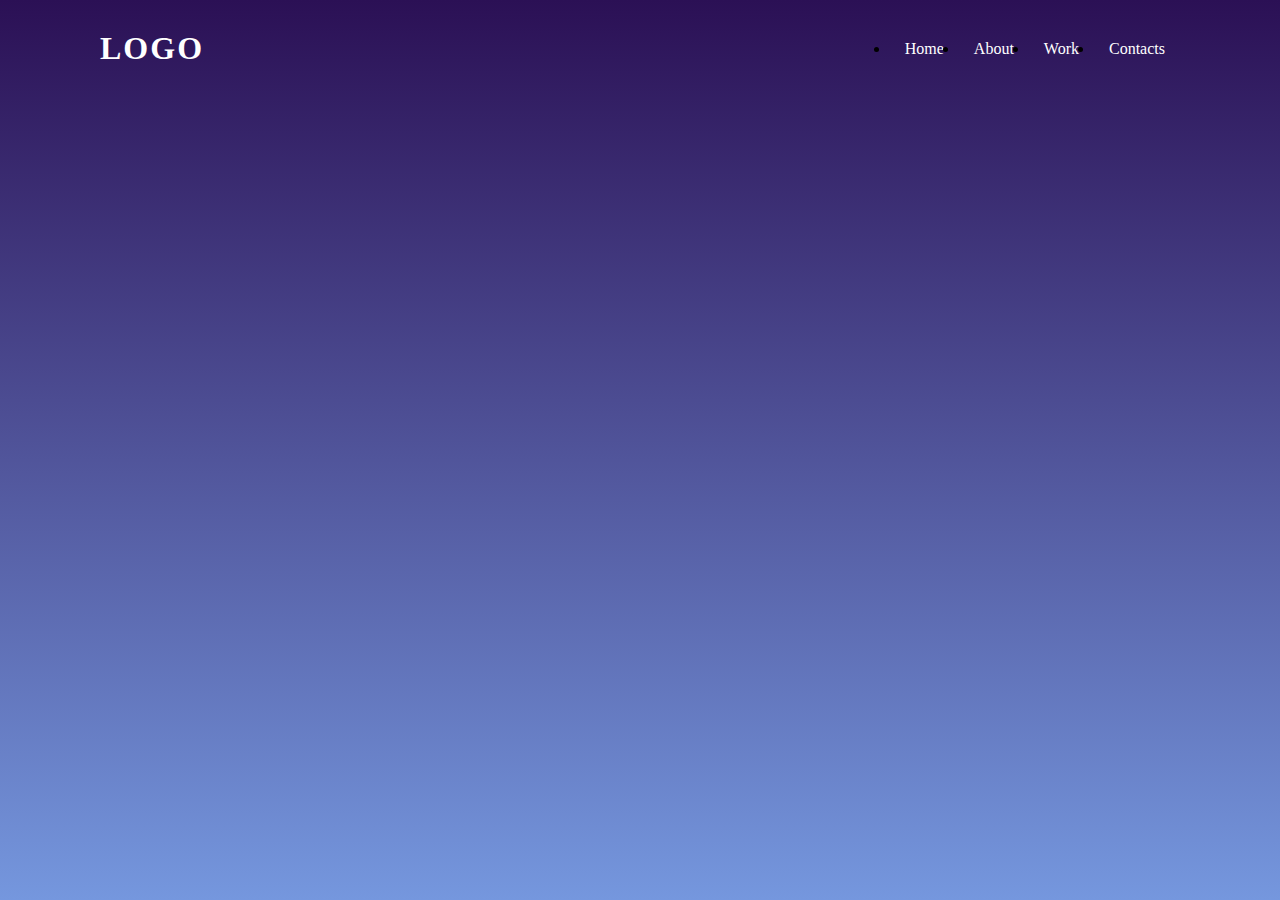
<file: 01 - Parallax Website Project/index.html>
<!DOCTYPE html>
<html lang="pt-br">
<head>
    <meta charset="UTF-8">
    <meta name="viewport" content="width=device-width, initial-scale=1.0">
    <link rel="stylesheet" href="style.css">
    <title>Document</title>
</head>
<body>
    <header>
        <a href="#" class="logo">Logo</a>
        <ul>
            <li><a href="#">Home</a></li>
            <li><a href="#">About</a></li>
            <li><a href="#">Work</a></li>
            <li><a href="#">Contacts</a></li>
            
        </ul>
    </header>
</body>
</html>
</file>
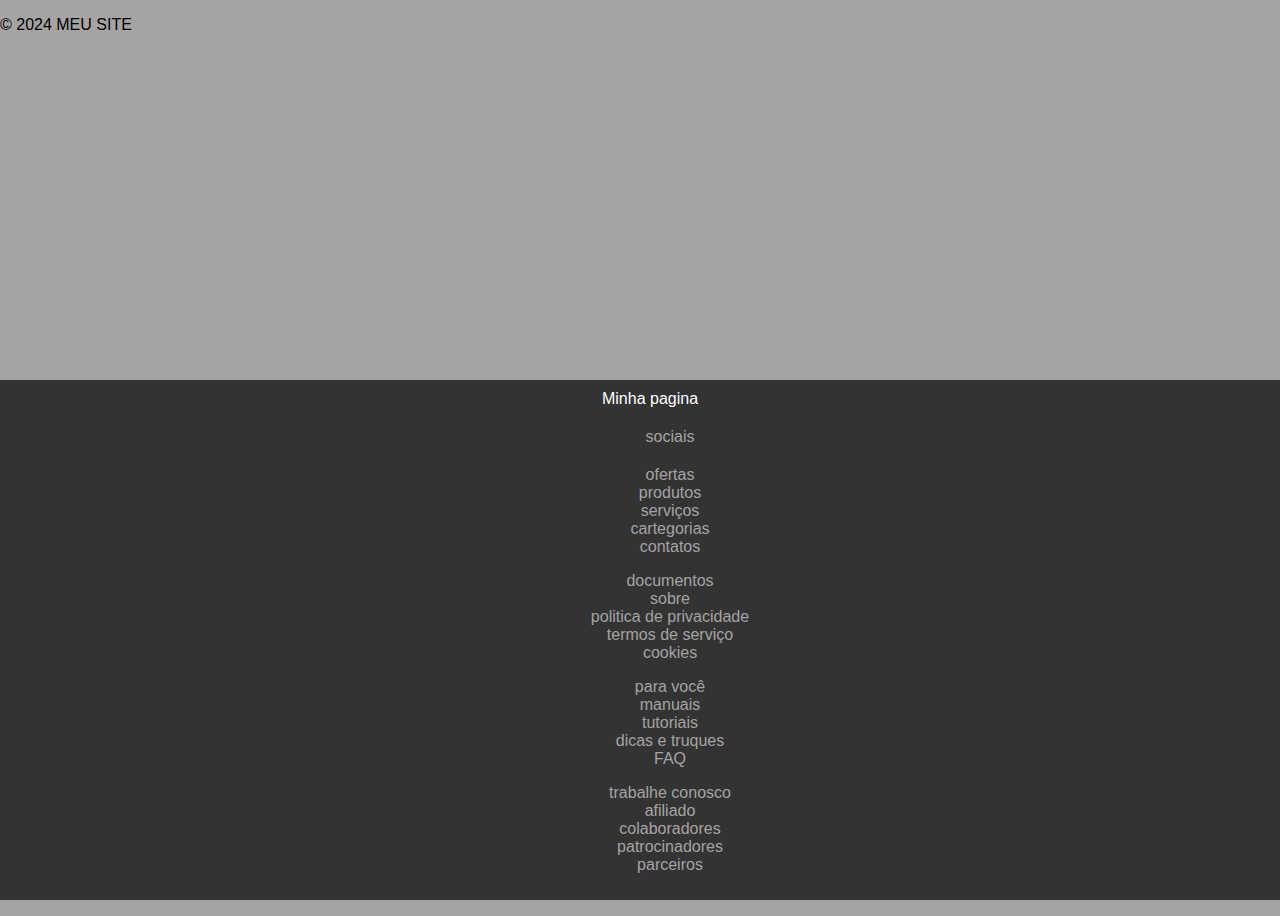
<file: 01- footer/index.html>
<!DOCTYPE html>
<html lang="pt-br">
<head>
    <meta charset="UTF-8">
    <meta name="viewport" content="width=device-width, initial-scale=1.0">
    <!--<meta http-equiv="refresh" content="1">-->
    <title>Document</title>
    <link rel="stylesheet" href="style.css">
    <link href="https://cdn.jsdelivr.net/npm/bootstrap-icons@1.11.3/font/bootstrap-icons.min.css
" rel="stylesheet">
    

</head>
<body>
    <footer>
     <span class="titutlo">Minha pagina</span>   
     <div class="info">

        <ul>
            <li class="sociais">sociais</li>
            <li><a href="#"><span></span></a></li>
        </ul>
         <ul>
            <li class="ofertas">ofertas</li>
            <a href="">
                <li>produtos</li>
            </a>
            <a href="">
                <li>serviços</li>
            </a>
            <a href="">
                <li>cartegorias</li>
            </a>
            <a href="">
                <li>contatos</li>
            </a>
         </ul>
         <ul>
            <li class="documentos">documentos</li>
            <a href="#">
                <li>sobre</li>
            </a>
            <a href="">
                <li>politica de privacidade</li>
            </a>
            <a href="">
                <li>termos de serviço</li>
            </a>
            <a href="">
                <li>cookies</li>
            </a>
         </ul>
         <ul>
            <a href="">
                <li class="voce">para você</li>
            </a>
            <a href="">
                <li>manuais</li>
            </a>
            <a href="">
                <li>tutoriais</li>
            </a>
            <a href="">
                <li>dicas e truques</li>
            </a>
            <a href="">
                <li>FAQ</li>
            </a>
         </ul>
         <ul>
            <li class="conosco">trabalhe conosco</li>
            <a href="">
                <li>afiliado</li>
            </a>
            <a href="">
                <li>colaboradores</li>
            </a>
            <a href="">
                <li>patrocinadores</li>
            </a>
            <a href="">
                <li>parceiros</li>
            </a>
         </ul>
             </footer>
     </div>

    <p> &copy; 2024 MEU SITE</p>

</body>
</html>
</file>
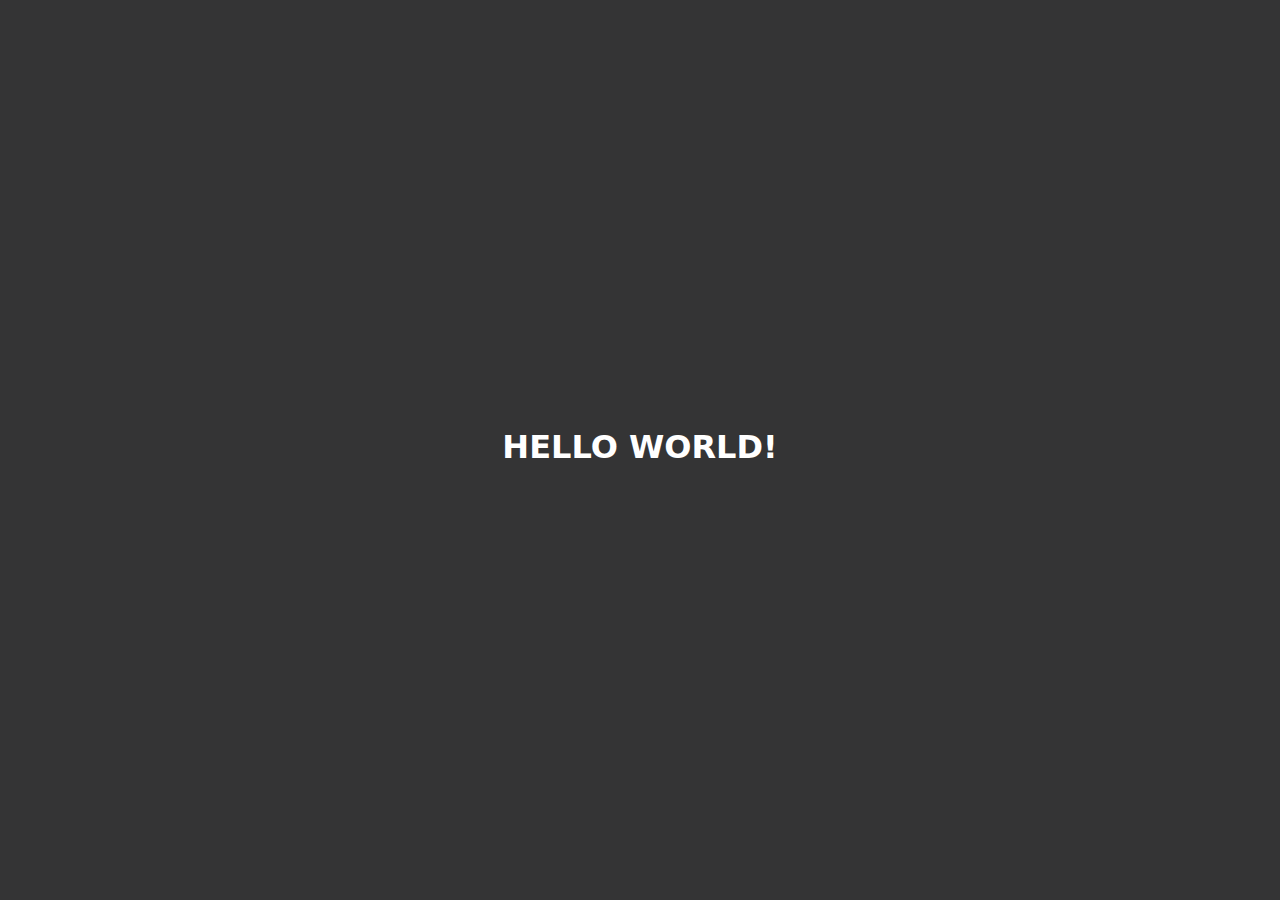
<file: 02 - gradiente underline/index.html>
<!DOCTYPE html>
<html lang="pt-br">
<head>
    <meta charset="UTF-8">
    <meta name="viewport" content="width=device-width, initial-scale=1.0">
    <link rel="stylesheet" href="style.css">
    <title>Document</title>
</head>
<body>
    <h1>HELLO WORLD!</h1>
</body>
</html>
</file>
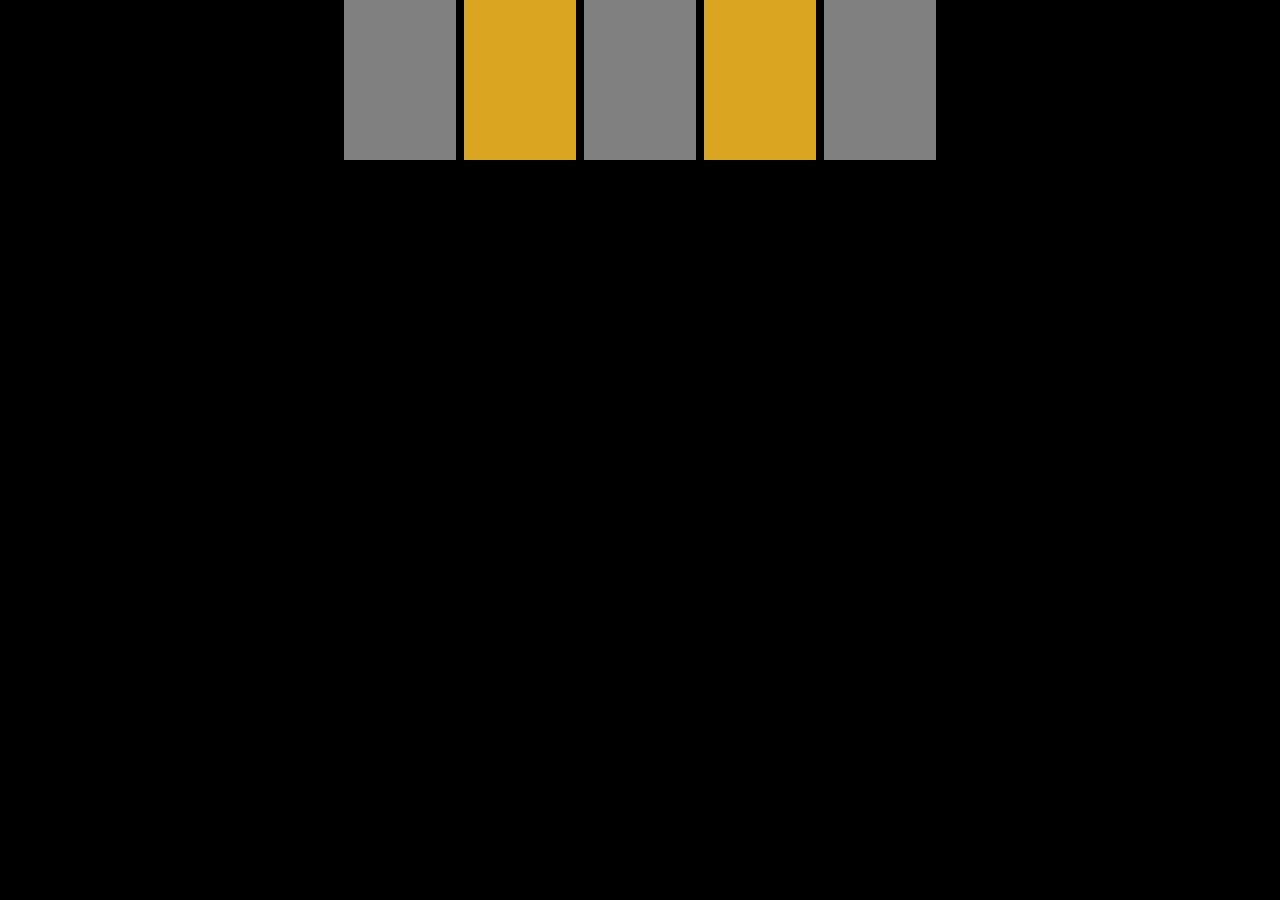
<file: 03 - hover cards/index.html>
<!DOCTYPE html>
<html lang="pt-br">
<head>
    <meta charset="UTF-8">
    <meta name="viewport" content="width=device-width, initial-scale=1.0">
    <title>Document</title>
    <link rel="stylesheet" href="style.css">
</head>
<body>
    <div class="wrapper" ></div>
    <div class="container">
        
        <div></div>
        <div></div>
        <div></div>
        <div></div>
        <div></div>

    </div>
    
</body>
</html>
</file>
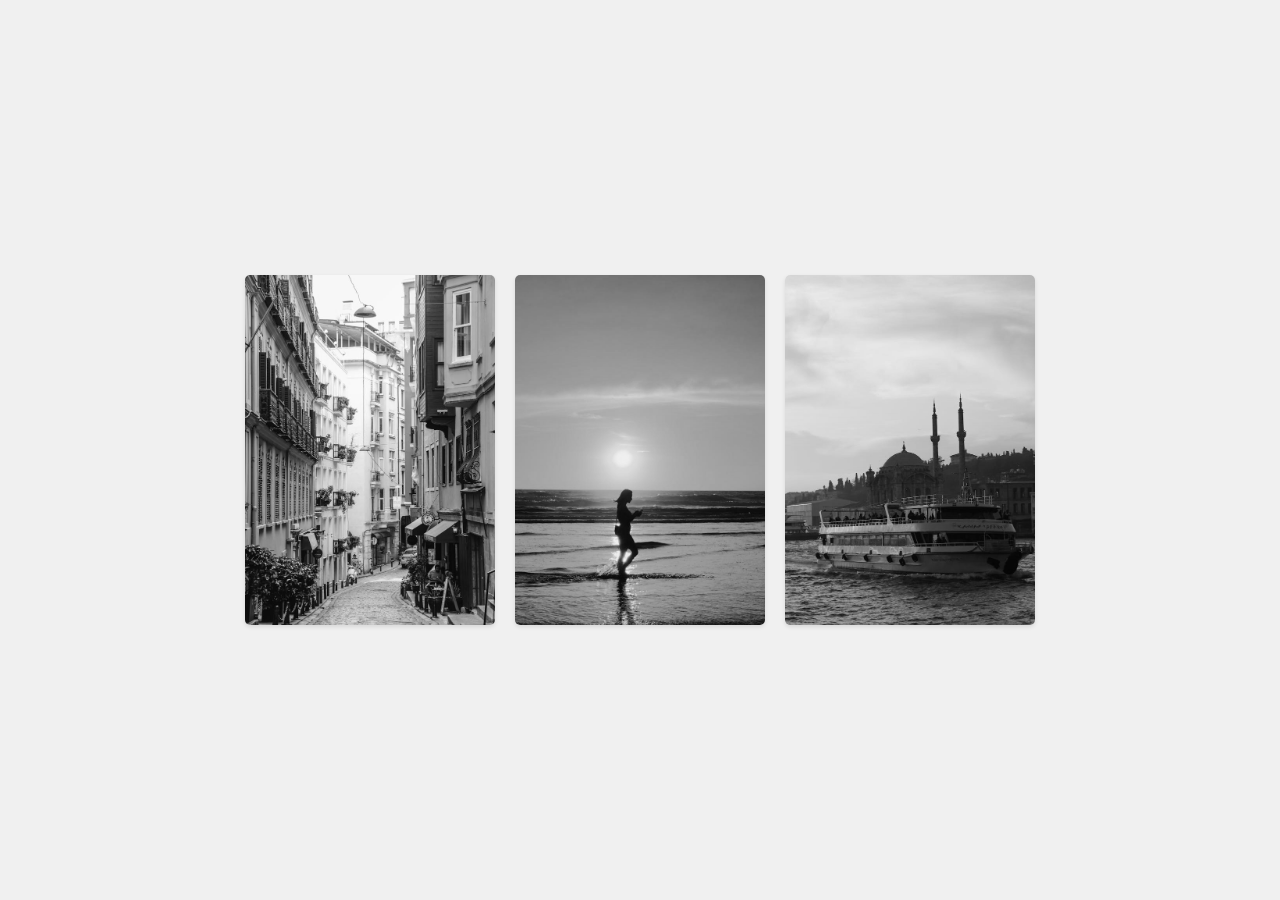
<file: 03 - Hover galery/index.html>
<!DOCTYPE html>
<html lang="pt-br">
<head>
    <meta charset="UTF-8">
    <meta name="viewport" content="width=device-width, initial-scale=1.0">
    <link rel="stylesheet" href="style.css">
    <title>Document</title>
</head>
<body>
    <div class="cards">

        <div class="card" ><img src="imagens/1.jpg"></div>

        <div class="card"><img src="imagens/2.jpg" alt=""></div>

        <div class="card" ><img src="imagens/3.jpg" alt=""></div>



    </div>
</body>
</html>
</file>
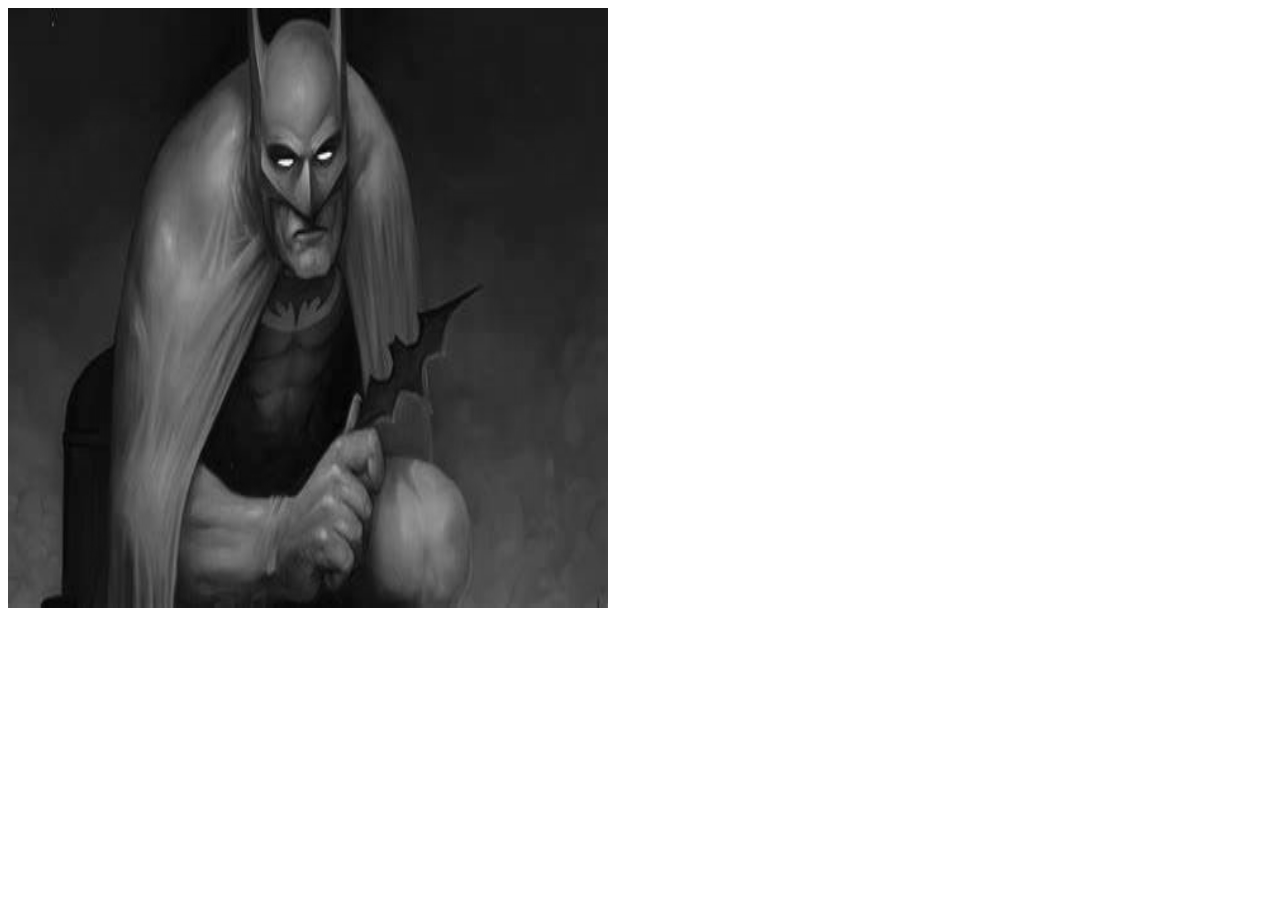
<file: filter gray scale/index.html>
<!DOCTYPE html>
<html lang="pt-br">
<head>
    <meta charset="UTF-8">
    <meta name="viewport" content="width=device-width, initial-scale=1.0">
    <title>Document</title>
    <style>
        img {
            cursor: pointer;
            width: 600px;
            height: 600px;
            filter:grayscale(100%);
        }

        img:hover {
            filter: grayscale(0%);
        }
    </style>
</head>
<body>
    <img src="imagens/image02.jfif" alt="">
</body>
</html>
</file>
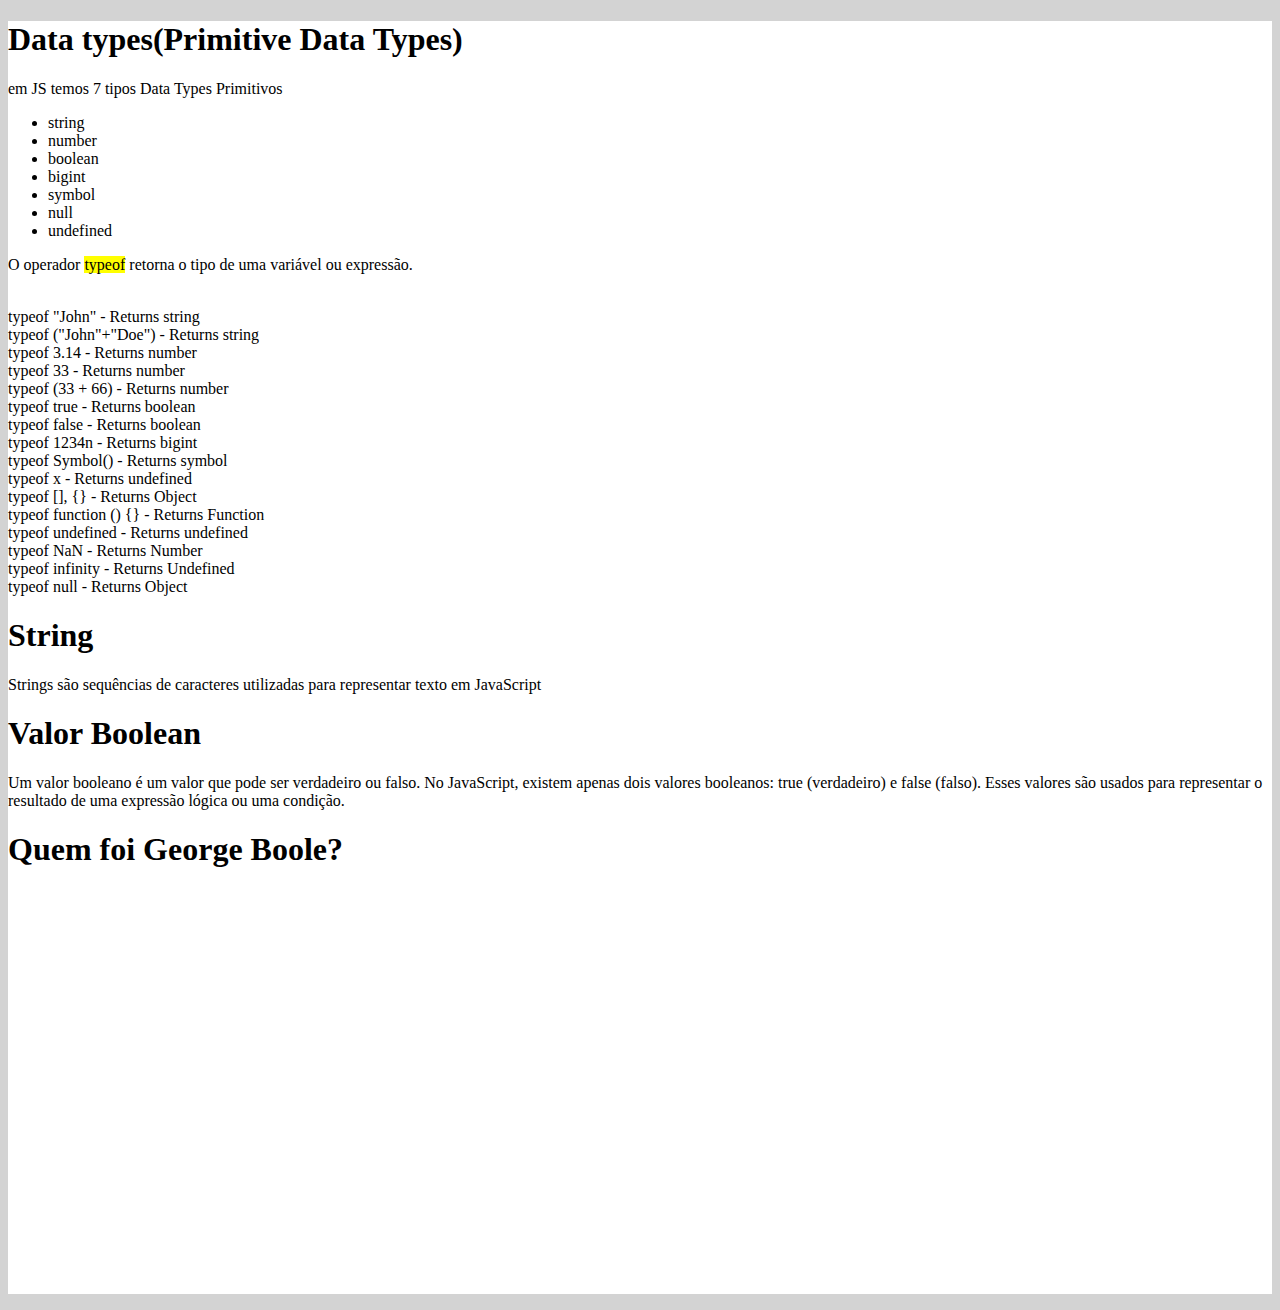
<file: typeof/index.html>
<!DOCTYPE html>
<html lang="pt-br">

<head>
    <meta charset="UTF-8">
    <meta name="viewport" content="width=device-width, initial-scale=1.0">
    <title>Document</title>
    <link rel="stylesheet" href="media-screen.css">

</head>

<body>
   
        <main>
            <h1>Data types(Primitive Data Types)</h1>
            <p>
                em JS temos 7 tipos Data Types Primitivos
            </p>
            <ul>
                <li>string</li>
                <li>number</li>
                <li>boolean</li>
                <li>bigint</li>
                <li>symbol</li>
                <li>null</li>
                <li>undefined</li>
            </ul>
            <p>
                O operador <mark>typeof</mark> retorna o tipo de uma variável ou expressão.
            </p>
            <p>
                <br>typeof "John" - Returns string
                <br>typeof ("John"+"Doe") - Returns string
                <br>typeof 3.14 - Returns number
                <br>typeof 33 - Returns number
                <br>typeof (33 + 66) -  Returns number
                <br>typeof true - Returns boolean
                <br>typeof false - Returns boolean
                <br>typeof 1234n - Returns bigint
                <br>typeof Symbol() - Returns symbol
                <br>typeof x - Returns undefined
                <br>typeof [], {} - Returns Object
                <br>typeof function () {} - Returns Function
                <br>typeof undefined - Returns undefined
                <br>typeof NaN - Returns Number
                <br>typeof infinity - Returns Undefined
                <br>typeof null - Returns Object
            
            </p>
            <p>
                <h1>String</h1>
                <p>Strings são sequências de caracteres utilizadas para representar texto em JavaScript</p>
            </p>
            <p>
                <h1>Valor Boolean</h1>
                <p>Um valor booleano é um valor que pode ser verdadeiro ou falso. No JavaScript, existem apenas dois valores booleanos: true (verdadeiro) e false (falso). Esses valores são usados para representar o resultado de uma expressão lógica ou uma condição.</p>
            </p>
            
            
                <p>
            <h1>Quem foi George Boole?</h1>
            <iframe src="https://pt.wikipedia.org/wiki/George_Boole" frameborder="0"></iframe>
                </p>
            
            
        </main>


</body>

</html>
</file>
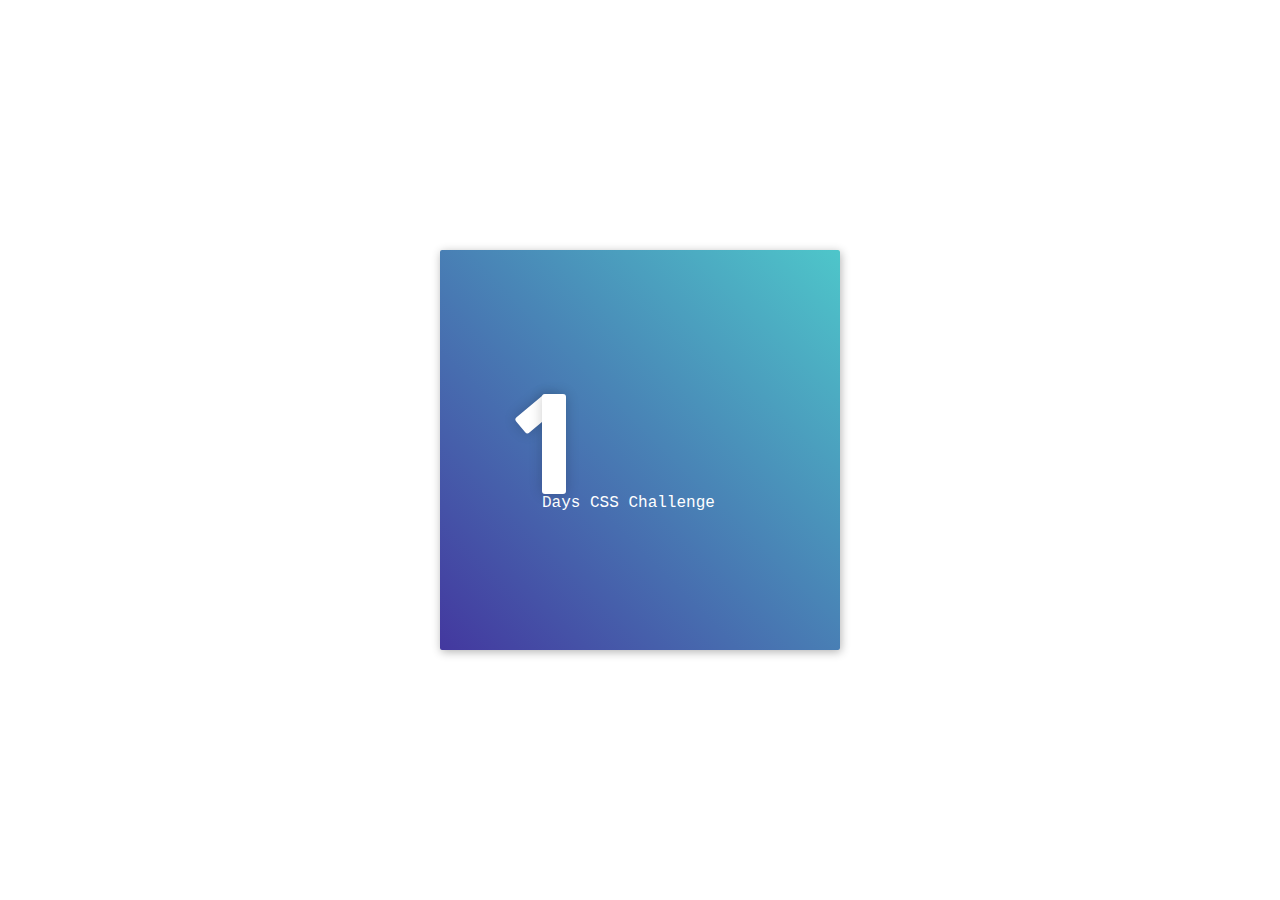
<file: 100 day challenge - 2025/01/index.html>
<!DOCTYPE html>
<html lang="pt-br">
<head>
    <meta charset="UTF-8">
    <meta name="viewport" content="width=device-width, initial-scale=1.0">
    <link rel="stylesheet" href="style.css">
    <title>Document</title>
</head>
<body>
    <div class="frame">
        <div class="center">
          <div class="number">
            <div class="one-one"></div>
            <div class="one-two"></div>
            <div class="zero-one"></div>
            <div class="zero-two"></div>
          </div>
          <span class="big">Days</span>
          <span class="small">CSS Challenge</span>
        </div>
      </div>
</body>
</html>
</file>
<file: 01 - Parallax Website Project/style.css>
@charset "UTF-8";

*{
    margin: 0px;
    padding: 0px;
    box-sizing: border-box;
}

body {
    min-height: 100vh;  /*conserta o linear gradiente ---- background-repeat: no-repeat; tem uma função semelhante mas não ocupa tela inteira*/
    background: linear-gradient(#2b1055, #7597de);
    
}

header {
    position: absolute;
    top: 0;
    left: 0;
    width: 100%;
    padding: 30px 100px;
    display: flex;
    justify-content: space-between;
    align-items: center;

}


header .logo {
    color: #fff;
    font-weight: 700;
    text-decoration: none; /*retira a bolinha do link*/
    font-size: 2em;
    text-transform: uppercase;
    letter-spacing: 2px;
}

header ul {
    display: flex;
    justify-content: center;
    align-items: center;

}

head ul li {
    list-style: none;
    margin-left: 20px;
}

header ul li a {

    text-decoration: none;
    padding: 6px 15px;
    color: #fff;
    border-radius: 20px;

}

header ul li a:hover {
    background-color: #fff;
    color: #2b1055;
}
</file>
<file: 01- footer/style.css>
@charset "UTF-8";



body {
    background-color: #a5a3a3;
    font-family: Arial, Helvetica, sans-serif;
    margin: 0px;
    padding: 0px;
    height: 100vh;
}

footer{
    background-color: #333;
    color: #fff;
    text-align: center;
    padding: 10px;
    position: fixed;
    bottom: 0px;
    width: 100%;
}

.titulo {
    font-size: 1.5em;
}

.footer ul {
    list-style: none;
    padding: 0px;
    text-align: left;
}

.footer ul li {
    margin: 10px 10px;
}

.footer ul li a {
    color: #fff;
    text-decoration: none;
    font-size: 1.5;
    font-weight: thin;
}

.footer ul li a:hover {
    color:#a5a3a3;
}

.sociais {
    display: flex;
    justify-content: center;
    margin-block: 20px;
    width: 100%;
}

div{}

span{}

ul, li, a {
    text-decoration: none;
    list-style-type: none;
    color: #a5a3a3;
}

@media screen and (max-width: 600px) {
 .info {
    flex-direction: column;
 }   

 .footer {
    display: flex;
    flex-direction: column;
    align-items: center;
 }
}
</file>
<file: 02 - gradiente underline/style.css>
@charset "UTF-8";

body {

margin: 0;
background-color: #343435;
height: 100vh;
display: flex;
flex-direction: column;
align-items: center;
justify-content: center;
font-family: system-ui, -apple-system, BlinkMacSystemFont, 'Segoe UI', Roboto, Oxygen, Ubuntu, Cantarell, 'Open Sans', 'Helvetica Neue', sans-serif;

}

h1 {
color: #fff;
font-size: 2rem;
margin-bottom: 1rem;
cursor: pointer;
}

h1::after {

    content: "";
    display: block;
    width: 0;
    height: 3px;
    margin-top: 0.5rem;
    background-color: #12c2e9;
    transition: all 0.3s;
   
    background:-webkit-linear-gradient(
        to right,
        #f64f59,
        #c471ed,
        #12c2e9
    ) ;

    background:linear-gradient(
        to right,
        #f64f59,
        #c471ed,
        #12c2e9
    ) ;


}

h1:hover::after {

    width: 180px;

}
</file>
<file: 03 - hover cards/style.css>
@charset "UFT-8";

body {

    min-height: 100vh;
    margin: 0;
    display:flex;
    flex-direction: column;
    align-items: center;
    background-color: black;
    font-family:Impact, Haettenschweiler, 'Arial Narrow Bold', sans-serif;

}

.container {
    display: flex;
    flex: 1;
    width: 37rem;
    gap: 0.5rem;
    border-radius: 5px;
}

.container div {

background-color: goldenrod;
width: 5rem;
height: 10rem;
flex-grow: 1;
transition: all 0.5s;
cursor: pointer;
}

.container div:hover {
    flex-grow: 5;
}

.container div:nth-child(odd) {
    background-color: gray;
}
</file>
<file: 03 - Hover galery/style.css>
@charset "UTF-8";

body {
    background-color: #f0f0f0;
    font-family: Arial, Helvetica, sans-serif;
    margin: 0;
    padding: 0;
    display: flex;
    justify-content: center;
    align-items: center;
    height: 100vh;
}

img {
    height: 300px;
    width: 300px;
}

.cards {

    display: flex;
    flex-wrap: wrap;
    justify-content: center;
    align-items: center;
    gap: 20px; /*espaçamento entre blocos*/
    

}

.card {

    background-color: #fff;
    border-radius: 5px;
    box-shadow: 0 2px 4px rgba(0, 0, 0, 0.1);
    overflow: hidden; /*A propriedade overflow especifica quando o conteúdo de um elemento de nível de bloco deve ser cortado, exibido com barras de rolagem ou se transborda do elemento.*/
    width: 250px;
    height: 350px;


}

.card img {

    width: 100%;
    height: 100%;
    object-fit: cover; /*A propriedade CSS object-fit especifica como o conteúdo de um elemento substituído deve ser ajustado à caixa estabelecida pela altura e largura usadas.*/
    filter: grayscale(100%);
    transition: all 0.3s;
    cursor: pointer;

}

.card:hover img {

    filter: grayscale(0);
    scale: 1.05;

}
</file>
<file: typeof/media-screen.css>
@charset "UTF-8";

@media only screen and (max-width: 670px) {

    iframe {
        width: 100%;
        height: 400px;
    }
}

@media only screen and (min-width: 670px) {

    body {
        background-color: lightgray;
    }

    main {

        background-color: white;
    
    }

 



    iframe {
        width: 100%;
        height: 400px;
    }
}
</file>
<file: 100 day challenge - 2025/01/style.css>
.frame {
    position: absolute;
    top: 50%;
    left: 50%;
    width: 400px;
    height: 400px;
    margin-top: -200px;
    margin-left: -200px;
    border-radius: 2px;
    box-shadow: 1px 2px 10px 0px rgba(0,0,0,0.3);
    background: #43389F;
    background: -webkit-linear-gradient(bottom left, #43389F 0%, #4ec6ca 100%);
    background: -moz-linear-gradient(bottom left, #43389F 0%, #4ec6ca 100%);
    background: -o-linear-gradient(bottom left, #43389F 0%, #4ec6ca 100%);
    background: linear-gradient(to top right, #43389F 0%, #4ec6ca 100%); 
    filter: progid:DXImageTransform.Microsoft.gradient( startColorstr='#43389F', endColorstr='#4ec6ca',GradientType=1 ); 
    font-family: 'Courier New', 'Courier', sans-serif;
    color: #fff;
    -webkit-font-smoothing: antialiased;
    -moz-osx-font-smoothing: grayscale;

    }

    .center {
        position: absolute;
        top: 50.8%;
        left: 50.5%;
        transform: translate(-50%,-50%);
      }

      .number {
        position: relative;
        height: 100px;
        width: 200px;
      }

      .one-one {
        position: absolute;
        z-index: 1;
        top: 0;
        left: -16px;
        height: 40px;
        width: 20px;
        background: #fff;
        border-radius: 3px;
        transform: rotate(50deg);
        box-shadow: 0 0 13px 0 rgba(0,0,0,0.2);
      }

      .one-two {
        position: absolute;
        z-index: 10;
        top: 0;
        left: 0px;
        height: 100px;
        width: 24px;
        background: #fff;
        border-radius: 3px;
        box-shadow: 0 0 13px 0 rgba(0,0,0,0.2);
      }
    
    
/*
.frame {
    position: absolute;
    top: 50%;
    left: 50%;
    width: 400px;
    height: 400px;
    margin-top: -200px;
    margin-left: -200px;
    border-radius: 2px;
    box-shadow: 1px 2px 10px 0px rgba(0,0,0,0.3);
    background: #43389F;
    background: -webkit-linear-gradient(bottom left, #43389F 0%, #4ec6ca 100%);
    background: -moz-linear-gradient(bottom left, #43389F 0%, #4ec6ca 100%);
    background: -o-linear-gradient(bottom left, #43389F 0%, #4ec6ca 100%);
    background: linear-gradient(to top right, #43389F 0%, #4ec6ca 100%); 
    filter: progid:DXImageTransform.Microsoft.gradient( startColorstr='#43389F', endColorstr='#4ec6ca',GradientType=1 ); 
    font-family: 'Courier New', 'Courier', sans-serif;
    color: #fff;
    -webkit-font-smoothing: antialiased;
    -moz-osx-font-smoothing: grayscale;
  }
  
  .center {
    position: absolute;
    top: 50.8%;
    left: 50.5%;
    transform: translate(-50%,-50%);
  }
  
  .number {
    position: relative;
    height: 100px;
    width: 200px;
  
    .one-one {
      position: absolute;
      z-index: 1;
      top: 0;
      left: -16px;
      height: 40px;
      width: 20px;
      background: #fff;
      border-radius: 3px;
      transform: rotate(50deg);
      box-shadow: 0 0 13px 0 rgba(0,0,0,0.2);
    }
  
    .one-two {
      position: absolute;
      z-index: 10;
      top: 0;
      left: 0px;
      height: 100px;
      width: 24px;
      background: #fff;
      border-radius: 3px;
      box-shadow: 0 0 13px 0 rgba(0,0,0,0.2);
    }
  
    .zero-one, 
    .zero-two {
      position: absolute;
      z-index: 8;
      top: 0;
      left: 17px;
      box-sizing: border-box;
      height: 100px;
      width: 100px;
      border-radius: 50%;
      border: 24px solid #fff;
      box-shadow: 0 0 13px 0 rgba(0,0,0,0.2);
    }
  
    .zero-two {
      z-index: 6;
      left: 100px;
    }
  }
  
  .big {
    position: relative;
    z-index: 20;
    display: block;
    font-size: 82px;
    line-height: 60px;
    text-transform: uppercase;
    font-weight: 700;
    margin-top: 6px;
  }
  
  .small {
    position: relative;
    z-index: 20;
    display: block; 
    font-size: 23px;
    line-height: 20px;
    text-transform: uppercase;
    font-weight: 700;
    letter-spacing: .04em;
  }

  */
</file>
